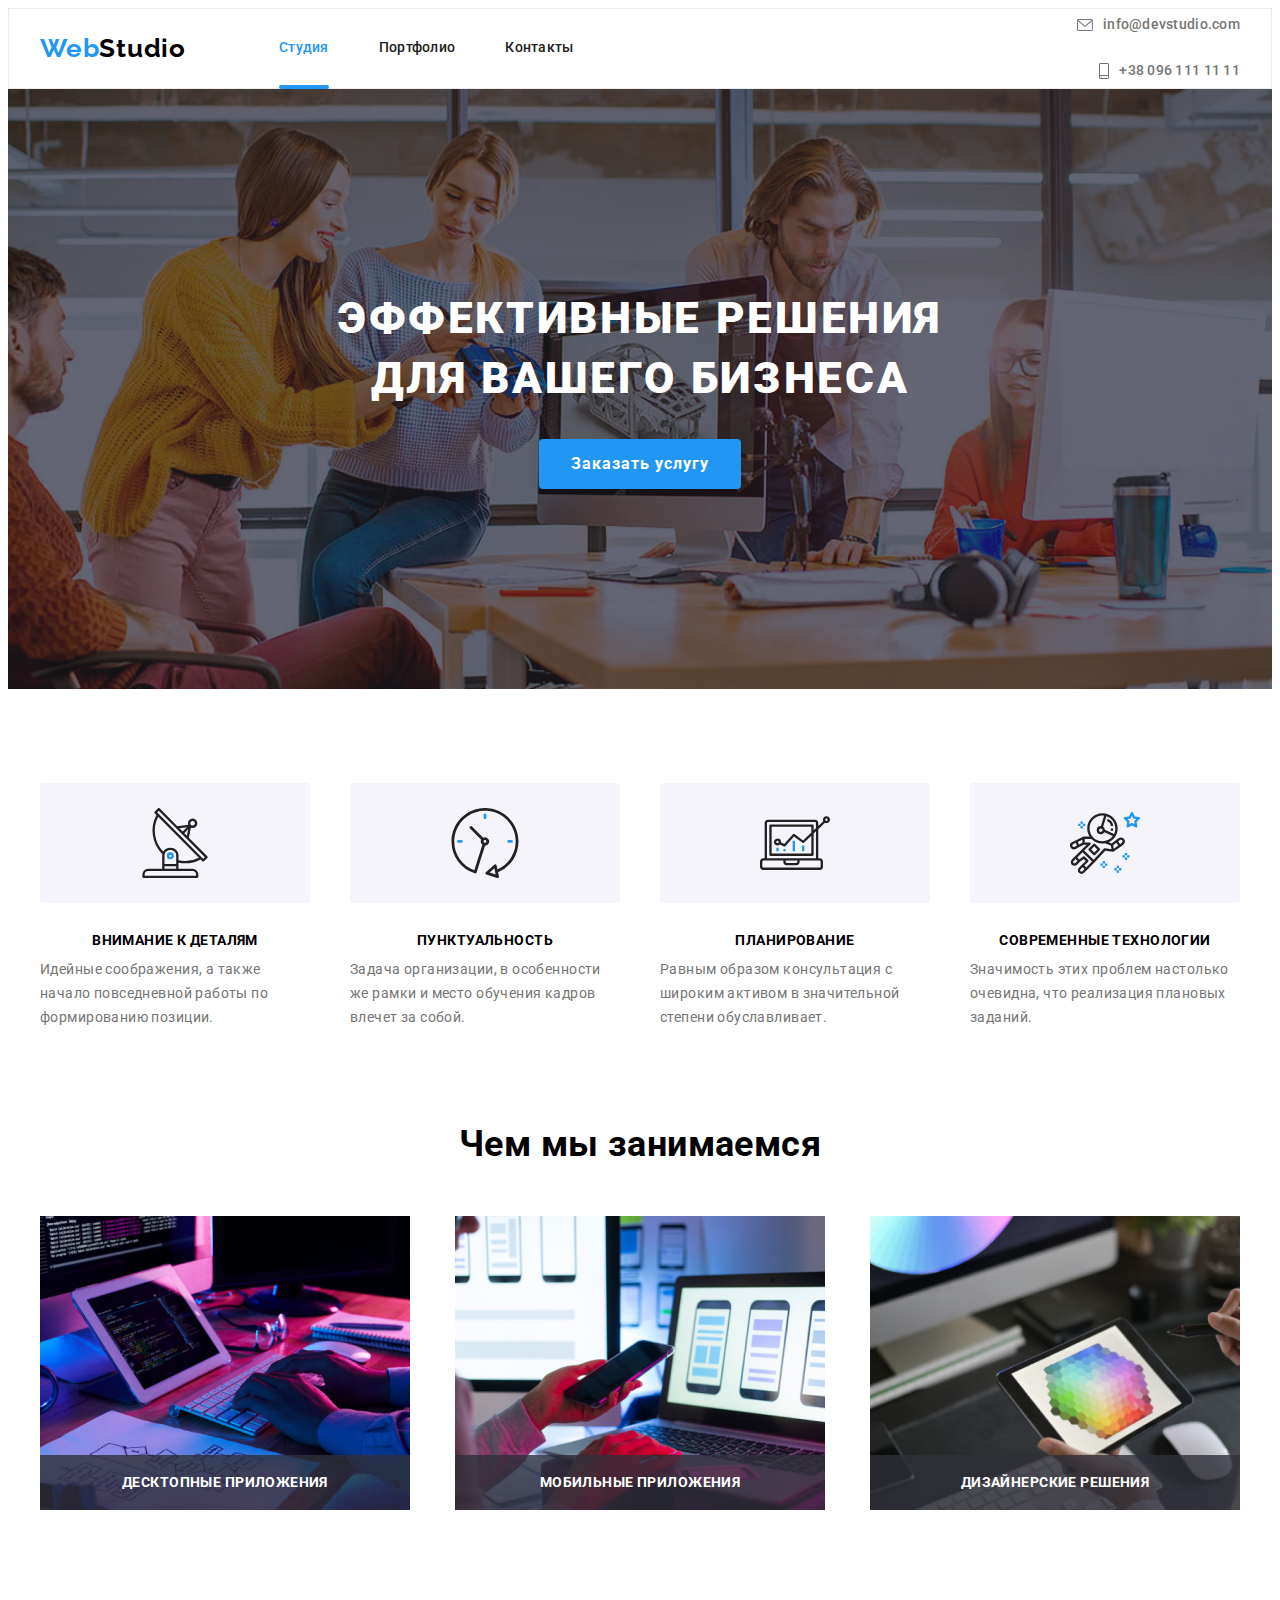
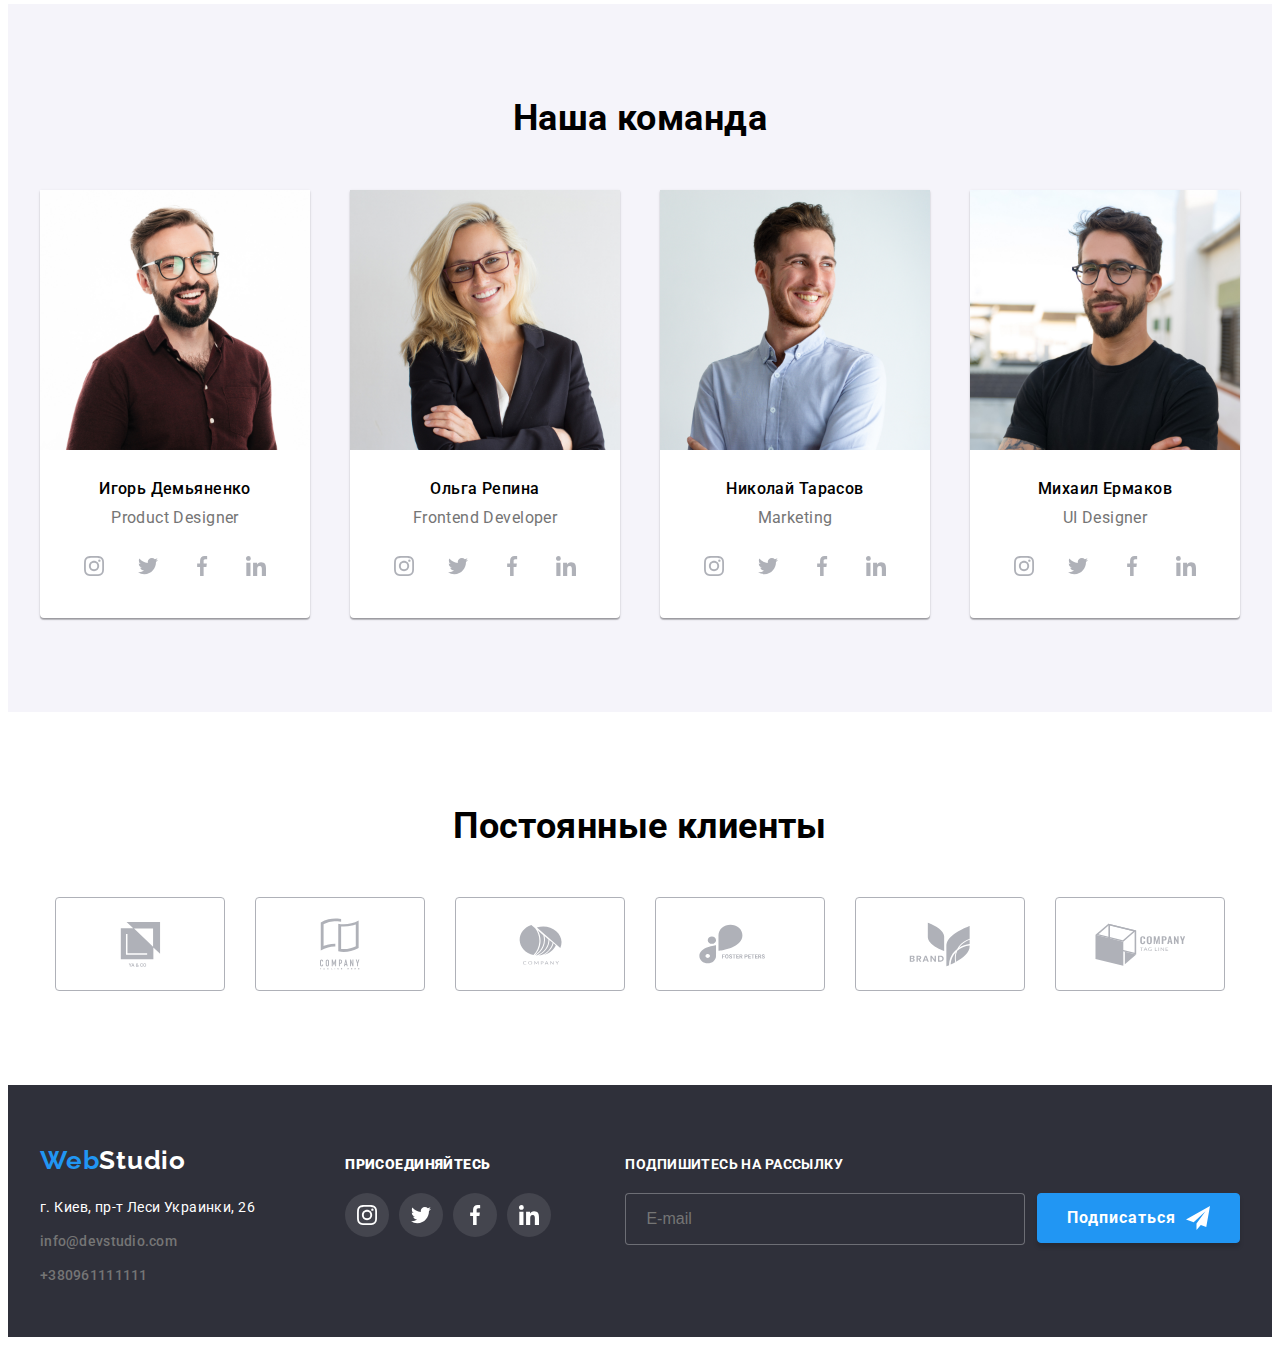
<file: index.html>
<!DOCTYPE html>
<html lang="ru">

<head>
	<meta charset="UTF-8" />
	<meta http-equiv="X-UA-Compatible" content="IE=edge" />
	<meta name="viewport" content="width=device-width, initial-scale=1.0" />
	<title>Студия</title>
	<link rel="preconnect" href="https://fonts.googleapis.com" />
	<link rel="preconnect" href="https://fonts.gstatic.com" crossorigin />
	<link
		href="https://fonts.googleapis.com/css2?family=Raleway:wght@700&family=Roboto:wght@400;500;700;900&display=swap"
		rel="stylesheet" />
	<!-- normalize styles -->
	<link rel="stylesheet" href="https://cdnjs.cloudflare.com/ajax/libs/modern-normalize/1.1.0/modern-normalize.min.css"
		integrity="sha512-wpPYUAdjBVSE4KJnH1VR1HeZfpl1ub8YT/NKx4PuQ5NmX2tKuGu6U/JRp5y+Y8XG2tV+wKQpNHVUX03MfMFn9Q=="
		crossorigin="anonymous" referrerpolicy="no-referrer" />
	<!-- normaliz styles end -->
	<link rel="stylesheet" href="./css/main.min.css" />
</head>

<body data body>
	<!-- шапка -->
	<header class="header">
		<div class="container header__container">

			<nav class="header-nav">
				<a class="logo link" href="./index.html">
					<span class="accent">Web</span>Studio</a>
				<ul class="header-list list">
					<li class="header-item"><a class="header-link link menu-link current" href="./index.html">Студия</a>
					</li>
					<li class="header-item"><a class="header-link link" href="./portfolio.html">Портфолио</a></li>
					<li class="item-contact header-item"><a class="header-link link" href="">Контакты</a></li>
				</ul>
			</nav>


			<div class="container-contact">
				<a class="header-contact link" href="mailto:info@devstudio.com"><svg class="contacts-header-icon"
						width="16" height="12">
						<use href="./images/icons-svg.svg#icon-envelope"></use>
					</svg>
					info@devstudio.com</a>

				<a class="header-contact link header-link-icon" href="tel:+380961111111"><svg
						class="contacts-header-icon" width="10" height="16">
						<use href="./images/icons-svg.svg#icon-smartphone"></use>
					</svg>
					+38 096 111 11 11</a>
			</div>
		</div>

		<!-- mobile menu -->
		<div class="mobile-menu-container container">
			<a class="logo link" href="./index.html">
				<span class="accent">Web</span>Studio</a>
			<button class="mobile-menu__btn" type="button" data-menu-button>
				<svg class="mobile-menu__ikon" width="24" height="16">
					<use class="mobile-menu__burger" href="./images/icons-svg.svg#icon-phone-menu"></use>

					<use class="mobile-menu__close" href="./images/icons-svg.svg#icon-phone-close"></use>
				</svg>
			</button>
			<!--мобільне меню -->
			<div class="mobile-menu" data-menu>
				<ul class="mobile-menu__nav list">
					<li class="mobile-menu__nav__item"><a class="current-link mobile-menu__nav__link link "
							href="./index.html">Студия</a>
					</li>
					<li class="mobile-menu__nav__item"><a class="mobile-menu__nav__link link"
							href="./portfolio.html">Портфолио</a>
					</li>
					<li class="mobile-menu__nav__item"><a class="mobile-menu__nav__link link" href="">Контакты</a></li>
				</ul>
				<ul class="list mobile-menu__contacts">
					<li class="mobile-menu__contacts__item">
						<a class="mobile-menu__contact__link link"
							href="mailto:info@devstudio.com">info@devstudio.com</a>
					</li>
					<li class="mobile-menu__contacts__item">
						<a class="mobile-menu__contact__link link accent-link" href="tel:+380961111111">+38 096 111 11
							11</a>
					</li>
				</ul>
				<ul class="list mobile-menu__social">
					<li class="mobile-menu__social__item">
						<a class="mobile-menu__social__link link" href="">Instagram</a>
					</li>
					<li class="mobile-menu__social__item">
						<a class="mobile-menu__social__link link" href="">Twitter</a>
					</li>
					<li class="mobile-menu__social__item">
						<a class="mobile-menu__social__link link" href="">Facebook</a>
					</li>
					<li class="mobile-menu__social__item">
						<a class="mobile-menu__social__link link" href="">Facebook</a>
					</li>
				</ul>
			</div>
		</div>
	</header>

	<!-- главный контент -->
	<main>
		<!-- герой -->
		<section class="section hero overlay">
			<div class="container">
				<h1 class="hero__title">Эффективные решения для вашего бизнеса</h1>
				<button data-modal-open class="hero__butten btn" type="button">Заказать услугу</button>
			</div>
		</section>

		<!-- modal -->
		<div class="backdrop is-hidden" data-modal>
			<div class="modal">
				<button data-modal-close class="modal-close-btn" type="button">
					<svg width="18" height="18">
						<use href="./images/icons-svg.svg#icon-close"></use>
					</svg>
				</button>
				<form class="modal-form" autocomplete="on">
					<p class="modal-title">Оставьте свои данные, мы вам перезвоним</p>

					<div class="form-field">
						<label class="modal-form-label" for="name">Имя</label>
						<input type="text" id="name" class="modal-form-input" name="name" required autofocus>
						<svg class="modal-icon" width="12" height="12">
							<use href="./images/icons-svg.svg#icon-person-black"></use>
						</svg>
					</div>


					<div class="form-field">
						<label class="modal-form-label" for="tel">Телефон</label>
						<input type="tel" id="tel" class="modal-form-input" name="phone" required />
						<svg class="modal-icon" width="13" height="13">
							<use href="./images/icons-svg.svg#icon-phone-black"></use>
						</svg>

					</div>



					<div class="form-field">
						<label class="modal-form-label" for="mail">Почта</label>
						<input type="email" id="mail" class="modal-form-input" name="email" required />
						<svg class="modal-icon" width="15" height="12">
							<use href="./images/icons-svg.svg#icon-mail-black"></use>
						</svg>
					</div>

					<div class="form-field">
						<label class="modal-form-label" for="comment">Комментарий</label>
						<textarea class="textarea" name="coment" rows="5" id="comment"
							placeholder="Введите текст"></textarea>
					</div>


					<label class="form-checkbox">
						<input type="checkbox" name="policy" class="input-checkbox visually-hidden" required />
						<span class="checkbox-custum">
							<svg class="icon-checkbox" width="11" height="8">
								<use href="./images/icons-svg.svg#icon-checkbox"></use>
							</svg>
						</span>

						<span class="checkbox-agreament">Соглашаюсь с рассылкой и принимаю</span><a href=""
							class="policy-link">Условия договора</a>
					</label>

					<button type="submit" class="btn submit">Отправить</button>
				</form>

			</div>
		</div>

		<!-- Особенности -->
		<section class="section work-section">
			<div class="container">
				<h2 class="visually-hidden">Особенности</h2>
				<ul class="list work__list">
					<li class="work__item  item-icon icon-antenna">
						<h3 class="work__title">Внимание к деталям</h3>
						<p class="work__text">Идейные соображения, а также начало повседневной работы по формированию
							позиции.</p>
					</li>
					<li class="work__item item-icon icon-clock">
						<h3 class="work__title">Пунктуальность</h3>
						<p class="work__text">
							Задача организации, в особенности же рамки и место обучения кадров влечет за собой.
						</p>
					</li>
					<li class="work__item item-icon icon-diagram">
						<h3 class="work__title">Планирование</h3>
						<p class="work__text">
							Равным образом консультация с широким активом в значительной степени обуславливает.
						</p>
					</li>
					<li class="work__item item-icon icon-astronaut">
						<h3 class="work__title">Современные технологии</h3>
						<p class="work__text">Значимость этих проблем настолько очевидна, что реализация плановых
							заданий.
						</p>
					</li>
				</ul>
			</div>
		</section>

		<!-- род занятия -->
		<section class="section about-section">
			<div class="container">
				<h2 class="title-section">Чем мы занимаемся</h2>
				<ul class="list about__list">
					<li class="about__item">
						<div class="img-wrapper">
							<picture>
								<source media="(min-width: 1200px)"
									srcset="images/occupation/box-1.jpg 1x, images/occupation/img-1_lg@2.jpg 2x"
									type="image/jpg" />

								<img class="about__img" src="./images/occupation/box-1.jpg" alt="род занятия-1"
									width="370" height="294" />
							</picture>

							<p class="about__descr">Десктопные приложения</p>
						</div>
					</li>
					<li class="about__item">
						<div class="img-wrapper">
							<picture>
								<source media="(min-width: 1200px)"
									srcset="images/occupation/box-2.jpg 1x, images/occupation/img-2_lg@2.jpg 2x"
									type="image/jpg" />

								<img class="about__img" src="./images/occupation/box-2.jpg" alt="род занятия-2"
									width="370" height="294" />
							</picture>


							<p class="about__descr">Мобильные приложения</p>
						</div>
					</li>
					<li class="about__item">
						<div class="img-wrapper">
							<picture>
								<source media="(min-width: 1200px)"
									srcset="images/occupation/box-3.jpg 1x, images/occupation/img_3_lg@2.jpg 2x"
									type="image/jpg" />

								<img class="about__img" src="./images/occupation/box-3.jpg" alt="род занятия-3"
									width="370" height="294" />
							</picture>


							<p class="about__descr">Дизайнерские решения</p>
						</div>


					</li>
				</ul>
			</div>
		</section>

		<!--команда-->
		<section class="section team-section">
			<div class="container">
				<h2 class="title-section">Наша команда</h2>
				<ul class="list team__list">
					<li class="team__item">

						<picture>
							<source media="(min-width: 1200px)"
								srcset="images/team/photo1.jpg 1x, images\team\img-1_lg@2.jpg" type="image/jpg" />

							<source media="(min-width: 768px)"
								srcset="images/team/img-1_md.jpg 1x, images/team/img-1@2x_md.jpg 2x" type="image/jpg" />

							<source media="(max-width: 767px)"
								srcset="images/team/img-1_sm.jpg 1x, images/team/img-1@2x_sm.jpg 2x" type="image/jpg" />

							<img class="team__img" src="./images/team/img-1_sm.jpg" alt="Игорь Демьяненко" width="450"
								height="460" />
						</picture>


						<div class="team__box">
							<h3 class="team__title">Игорь Демьяненко</h3>
							<p class="team__text">Product Designer</p>
							<ul class="list social-media">
								<li class="social-media-item"> <a href="" class=" link social-media-link"><svg
											class="social-media-icon" width="20" height="20">
											<use href="./images/icons-svg.svg#icon-instagram"></use>
										</svg></a></li>
								<li class="social-media-item"> <a href="" class="link social-media-link"><svg width="20"
											height="20">
											<use href="./images/icons-svg.svg#icon-twitter"></use>
										</svg></a></li>
								<li class="social-media-item"> <a href="" class="link social-media-link"><svg width="20"
											height="20">
											<use href="./images/icons-svg.svg#icon-facebook"></use>
										</svg></a></li>
								<li class="social-media-item"> <a href="" class="link social-media-link"><svg width="20"
											height="20">
											<use href="./images/icons-svg.svg#icon-linkedin"></use>
										</svg></a></li>
							</ul>
						</div>
					</li>
					<li class="team__item">

						<picture>
							<source media="(min-width: 1200px)"
								srcset="images/team/photo2.jpg 1x, images\team\img-2_lg@2.jpg 2x" type="image/jpg" />

							<source media="(min-width: 768px)"
								srcset="images/team/img-2_md.jpg 1x, images/team/img-2@2x_md.jpg 2x" type="image/jpg" />

							<source media="(max-width: 767px)"
								srcset="images/team/img-2_sm.jpg 1x, images/team/img-2@2x_sm.jpg 2x" type="image/jpg" />

							<img class="team__img" src="./images/team/img-2_sm.jpg" alt="Ольга Репина" width="450"
								height="460" />
						</picture>


						<div class="team__box">
							<h3 class="team__title">Ольга Репина</h3>
							<p class="team__text">Frontend Developer</p>
							<ul class="list social-media">
								<li class="social-media-item"> <a href="" class=" link social-media-link"><svg
											class="social-media-icon" width="20" height="20">
											<use href="./images/icons-svg.svg#icon-instagram"></use>
										</svg></a></li>
								<li class="social-media-item"> <a href="" class="link social-media-link"><svg width="20"
											height="20">
											<use href="./images/icons-svg.svg#icon-twitter"></use>
										</svg></a></li>
								<li class="social-media-item"> <a href="" class="link social-media-link"><svg width="20"
											height="20">
											<use href="./images/icons-svg.svg#icon-facebook"></use>
										</svg></a></li>
								<li class="social-media-item"> <a href="" class="link social-media-link"><svg width="20"
											height="20">
											<use href="./images/icons-svg.svg#icon-linkedin"></use>
										</svg></a></li>
							</ul>
						</div>
					</li>
					<li class="team__item">

						<picture>
							<source media="(min-width: 1200px)"
								srcset="images/team/photo3.jpg 1x, images/team/img-3_lg@2.jpg 2x" type="image/jpg" />

							<source media="(min-width: 768px)"
								srcset="images/team/img-3_md.jpg 1x, images/team/img-3@2x_md.jpg 2x" type="image/jpg" />

							<source media="(max-width: 767px)"
								srcset="images/team/img-3_sm.jpg 1x, images/team/img-3@2x_sm.jpg 2x" type="image/jpg" />

							<img class="team__img" src="./images/team/img-3_sm.jpg" alt="Николай Тарасов" width="450"
								height="460" />
						</picture>

						<div class="team__box">
							<h3 class="team__title">Николай Тарасов</h3>
							<p class="team__text">Marketing</p>
							<ul class="list social-media">
								<li class="social-media-item"> <a href="" class=" link social-media-link"><svg
											class="social-media-icon" width="20" height="20">
											<use href="./images/icons-svg.svg#icon-instagram"></use>
										</svg></a></li>
								<li class="social-media-item"> <a href="" class="link social-media-link"><svg width="20"
											height="20">
											<use href="./images/icons-svg.svg#icon-twitter"></use>
										</svg></a></li>
								<li class="social-media-item"> <a href="" class="link social-media-link"><svg width="20"
											height="20">
											<use href="./images/icons-svg.svg#icon-facebook"></use>
										</svg></a></li>
								<li class="social-media-item"> <a href="" class="link social-media-link"><svg width="20"
											height="20">
											<use href="./images/icons-svg.svg#icon-linkedin"></use>
										</svg></a></li>
							</ul>
						</div>
					</li>
					<li class="team__item">

						<picture>
							<source media="(min-width: 1200px)"
								srcset="images/team/photo4.jpg 1x, images/team/img_4_lg@2.jpg 2x" type="image/jpg" />

							<source media="(min-width: 768px)"
								srcset="images/team/img-4_md.jpg 1x, images/team/img-4@2x_md.jpg 2x" type="image/jpg" />

							<source media="(max-width: 767px)"
								srcset="images/team/img-4_sm.jpg 1x, images/team/img-4@2x_sm.jpg 2x" type="image/jpg" />

							<img class="team__img" src="./images/team/img-4_sm.jpg" alt="Михаил Ермаков" width="450"
								height="460" />
						</picture>


						<div class="team__box">
							<h3 class="team__title">Михаил Ермаков</h3>
							<p class="team__text">UI Designer</p>
							<ul class="list social-media">
								<li class="social-media-item"> <a href="" class=" link social-media-link"><svg
											class="social-media-icon" width="20" height="20">
											<use href="./images/icons-svg.svg#icon-instagram"></use>
										</svg></a></li>
								<li class="social-media-item"> <a href="" class="link social-media-link"><svg width="20"
											height="20">
											<use href="./images/icons-svg.svg#icon-twitter"></use>
										</svg></a></li>
								<li class="social-media-item"> <a href="" class="link social-media-link"><svg width="20"
											height="20">
											<use href="./images/icons-svg.svg#icon-facebook"></use>
										</svg></a></li>
								<li class="social-media-item"> <a href="" class="link social-media-link"><svg width="20"
											height="20">
											<use href="./images/icons-svg.svg#icon-linkedin"></use>
										</svg></a></li>
							</ul>
						</div>
					</li>
				</ul>
			</div>
		</section>
		<!-- нашы клиенты -->
		<section class="section">
			<div class="container">
				<h2 class="title-section">Постоянные клиенты</h2>
				<ul class="list our-clients">
					<li class="clients-item"> <a href="" class=" link clients-link"><svg width="41" height="45">
								<use href="./images/icons-svg.svg#icon-group-1"></use>
							</svg></a></li>
					<li class="clients-item"> <a href="" class="link clients-link"><svg width="40" height="52">
								<use href="./images/icons-svg.svg#icon-group-2"></use>
							</svg></a></li>
					<li class="clients-item"> <a href="" class="link clients-link"><svg width="43" height="41">
								<use href="./images/icons-svg.svg#icon-group-3"></use>
							</svg></a></li>
					<li class="clients-item"> <a href="" class="link clients-link"><svg width="84" height="40">
								<use href="./images/icons-svg.svg#icon-group-4"></use>
							</svg></a></li>
					<li class="clients-item"> <a href="" class="link clients-link"><svg width="62" height="45">
								<use href="./images/icons-svg.svg#icon-group-5"></use>
							</svg></a></li>
					<li class="clients-item"> <a href="" class="link clients-link"><svg width="93" height="43">
								<use href="./images/icons-svg.svg#icon-group-6"></use>
							</svg></a></li>
				</ul>
			</div>
		</section>

	</main>

	<!-- подвал -->
	<footer class="footer-section">

		<div class="container footer-container">

			<div class="container-address-footer">
				<a class="link logo-footer" href="./index.html">
					<span class="accent">Web</span>Studio</a>
				<!-- адрес -->
				<address class="address">
					<ul class="list">
						<li class="footer-item">
							<a class="address-link link" href="https://goo.gl/maps/Wzsu8VRCmmaW63Lz9" target="_blank"
								rel="noopener noreferrer">
								г. Киев, пр-т Леси Украинки, 26
							</a>
						</li>
						<li class="footer-item">
							<a class="footer-contact link" href="mailto:info@devstudio.com">info@devstudio.com</a>
						</li>
						<li class="footer-item item-pad"><a class="footer-contact link"
								href="tel:+380961111111">+380961111111</a>
						</li>
					</ul>
				</address>
			</div>

			<div class="container-social-ikon">
				<h2 class="title-footer title-social-ikon"><strong>присоединяйтесь</strong></h3>
					<ul class="list list-ikon-footer">
						<li class=" social-media-item"> <a href="" class="link link-ikon-footer"><svg width="20"
									height="20">
									<use href="./images/icons-svg.svg#icon-instagram"></use>
								</svg></a></li>
						<li class=" social-media-item"> <a href="" class="link link-ikon-footer"><svg width="20"
									height="20">
									<use href="./images/icons-svg.svg#icon-twitter"></use>
								</svg></a></li>
						<li class=" social-media-item"> <a href="" class="link link-ikon-footer"><svg width="20"
									height="20">
									<use href="./images/icons-svg.svg#icon-facebook"></use>
								</svg></a></li>
						<li class=" social-media-item"> <a href="" class="link link-ikon-footer"><svg width="20"
									height="20">
									<use href="./images/icons-svg.svg#icon-linkedin"></use>
								</svg></a></li>
					</ul>

			</div>


			<!-- footer form -->
			<div class="container-footer-form">
				<strong class="title-footer title-footer-form">Подпишитесь на рассылку</strong>
				<form>

					<div class="form">
						<input class="input-footer-form" id="email" type="email" placeholder="E-mail">
						<button class="footer-button" type="submit">Подписаться</button>
					</div>

				</form>
			</div>
		</div>

	</footer>

	<script src="./js/modal.js"></script>
	<script src="./js/menu.js"></script>

</body>

</html>
</file>
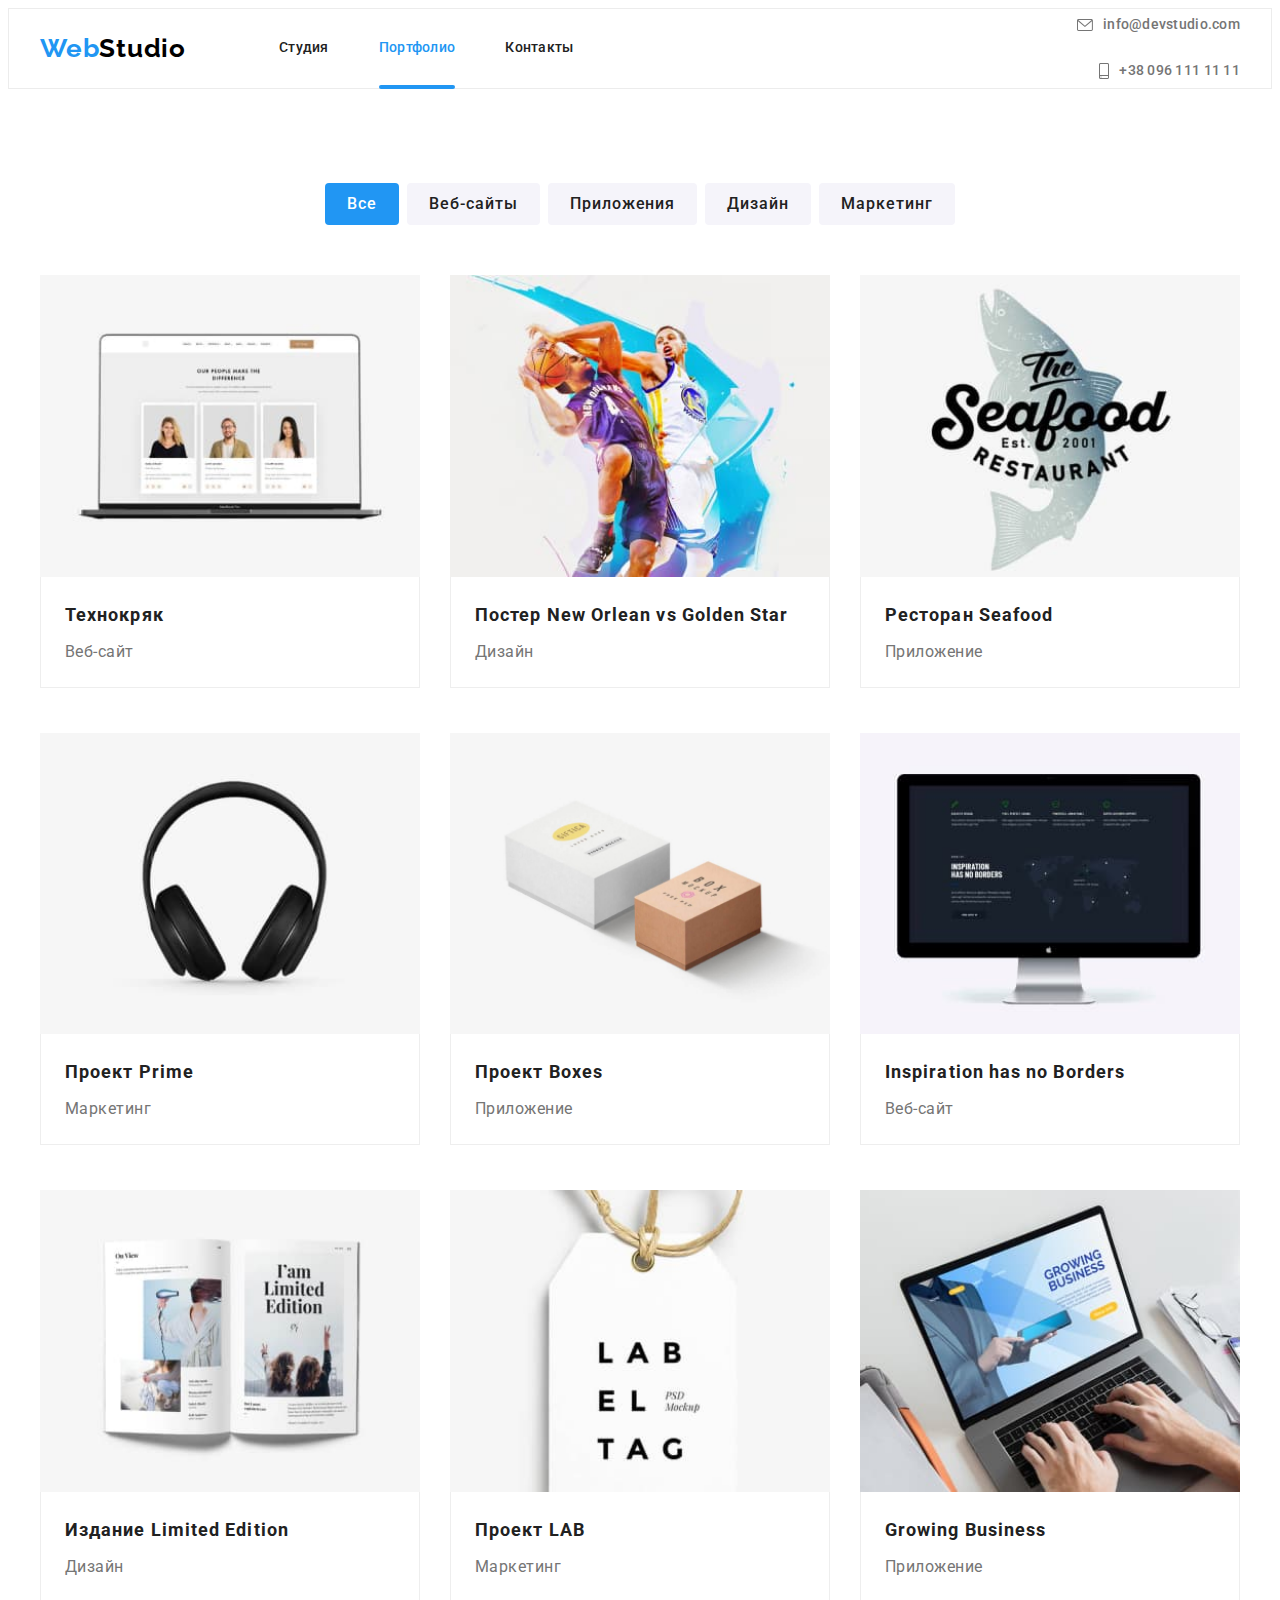
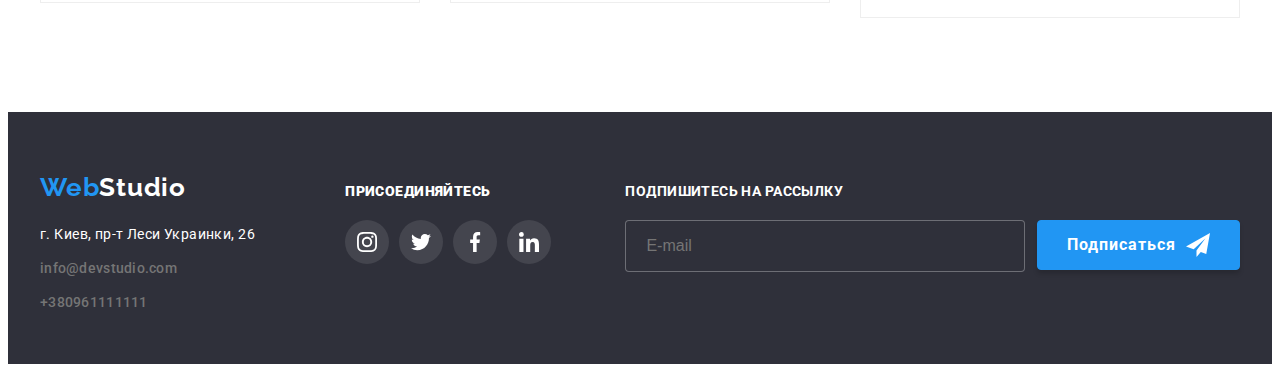
<file: portfolio.html>
<!DOCTYPE html>
<html lang="ru">

<head>
	<meta charset="UTF-8" />
	<meta http-equiv="X-UA-Compatible" content="IE=edge" />
	<meta name="viewport" content="width=device-width, initial-scale=1.0" />
	<title>Portpholio</title>
	<link rel="preconnect" href="https://fonts.googleapis.com" />
	<link rel="preconnect" href="https://fonts.gstatic.com" crossorigin />
	<link
		href="https://fonts.googleapis.com/css2?family=Raleway:wght@700&family=Roboto:wght@400;500;700;900&display=swap"
		rel="stylesheet" />

	<!-- normaliz styles start -->
	<link rel="stylesheet" href="https://cdnjs.cloudflare.com/ajax/libs/modern-normalize/1.1.0/modern-normalize.min.css"
		integrity="sha512-wpPYUAdjBVSE4KJnH1VR1HeZfpl1ub8YT/NKx4PuQ5NmX2tKuGu6U/JRp5y+Y8XG2tV+wKQpNHVUX03MfMFn9Q=="
		crossorigin="anonymous" referrerpolicy="no-referrer" />
	<!--normaliz styles end  -->
	<link rel="stylesheet" href="./css/main.min.css" />
</head>

<body>
	<!-- header -->
	<header class="header">
		<div class="container header__container">

			<nav class="header-nav">
				<a class="logo link" href="./index.html">
					<span class="accent">Web</span>Studio</a>
				<ul class="header-list list">
					<li class="header-item"><a class="header-link link" href="./index.html">Студия</a>
					</li>
					<li class="header-item"><a class="header-link link current menu-link"
							href="./portfolio.html">Портфолио</a>
					</li>
					<li class="item-contact header-item"><a class="header-link link" href="">Контакты</a></li>
				</ul>
			</nav>


			<div class="container-contact">
				<a class="header-contact link" href="mailto:info@devstudio.com"><svg class="contacts-header-icon"
						width="16" height="12">
						<use href="./images/icons-svg.svg#icon-envelope"></use>
					</svg>
					info@devstudio.com</a>

				<a class="header-contact link header-link-icon" href="tel:+380961111111"><svg
						class="contacts-header-icon" width="10" height="16">
						<use href="./images/icons-svg.svg#icon-smartphone"></use>
					</svg>
					+38 096 111 11 11</a>
			</div>
		</div>

		<!-- mobile menu -->
		<div class="mobile-menu-container container">
			<a class="logo link" href="./index.html">
				<span class="accent">Web</span>Studio</a>
			<button class="mobile-menu__btn" type="button" data-menu-button>
				<svg class="mobile-menu__ikon" width="24" height="16">
					<use class="mobile-menu__burger" href="./images/icons-svg.svg#icon-phone-menu"></use>

					<use class="mobile-menu__close" href="./images/icons-svg.svg#icon-phone-close"></use>
				</svg>
			</button>
			<!--мобільне меню -->
			<div class="mobile-menu" data-menu>
				<ul class="mobile-menu__nav list">
					<li class="mobile-menu__nav__item"><a class=" mobile-menu__nav__link link "
							href="./index.html">Студия</a>
					</li>
					<li class="mobile-menu__nav__item"><a class="current-link mobile-menu__nav__link link"
							href="./portfolio.html">Портфолио</a>
					</li>
					<li class="mobile-menu__nav__item"><a class="mobile-menu__nav__link link" href="">Контакты</a></li>
				</ul>
				<ul class="list mobile-menu__contacts">
					<li class="mobile-menu__contacts__item">
						<a class="mobile-menu__contact__link link"
							href="mailto:info@devstudio.com">info@devstudio.com</a>
					</li>
					<li class="mobile-menu__contacts__item">
						<a class="mobile-menu__contact__link link accent-link" href="tel:+380961111111">+38 096 111 11
							11</a>
					</li>
				</ul>
				<ul class="list mobile-menu__social">
					<li class="mobile-menu__social__item">
						<a class="mobile-menu__social__link link" href="">Instagram</a>
					</li>
					<li class="mobile-menu__social__item">
						<a class="mobile-menu__social__link link" href="">Twitter</a>
					</li>
					<li class="mobile-menu__social__item">
						<a class="mobile-menu__social__link link" href="">Facebook</a>
					</li>
					<li class="mobile-menu__social__item">
						<a class="mobile-menu__social__link link" href="">Facebook</a>
					</li>
				</ul>
			</div>
		</div>
	</header>
	<!-- main -->
	<main>

		<!-- section portfolio -->

		<section class="section">
			<div class="container">
				<h1 class="visually-hidden">Portfolio</h1>
				<ul class="list list-button">
					<li class="item-button"><button class="btn-portfolio active" type="button">Все</button></li>
					<li class="item-button"><button class="btn-portfolio" type="button">Веб-сайты</button></li>
					<li class="item-button"><button class="btn-portfolio" type="button">Приложения</button></li>
					<li class="item-button"><button class="btn-portfolio" type="button">Дизайн</button></li>
					<li class="item-button"><button class="btn-portfolio" type="button">Маркетинг</button></li>
				</ul>
				<ul class="list card-set list-portfolio">
					<li class="portfolio__item">
						<a class="link card-set-link card-set-link--grow" href="">
							<div class="portfolio-thumb">
								<picture>
									<source media="(min-width: 1200px)"
										srcset="images/portfolio/img-1.jpg 1x, images/portfolio/img-1_lg@2.jpg 2x"
										type="image/jpg" />

									<source media="(min-width: 768px)"
										srcset="images/portfolio/img-1_md.jpg 1x, images/portfolio/img-1_md@2x.jpg 2x"
										type="image/jpg" />

									<source media="(max-width: 767px)"
										srcset="images/portfolio/img-1_sm.jpg 1x, images/portfolio/img-1_sm@2x.jpg 2x"
										type="image/jpg" />

									<img src="./images/portfolio/img-1_sm.jpg" alt="Технокряк" width="450"
										height="404" />
								</picture>



								<div class="portfolio-overlay">
									<p class="portfolio-descr">Ресурс предлагает комплексные предложения с разным
										уровнем
										функционала и сервисов. Все это позволит посетителю получить
										исчерпывающие сведения о компании или частном лице.</p>
								</div>
							</div>


							<div class="wrapper portfolio-wrapper--grow">
								<h2 class="title-portfolio">Технокряк</h2>
								<p class="text-portfolio">Веб-сайт</p>
							</div>
						</a>

					</li>


					<li class="portfolio__item">
						<a class="link card-set-link card-set-link--grow" href="">
							<div class="portfolio-thumb">
								<picture>
									<source media="(min-width: 1200px)"
										srcset="images/portfolio/img-2.jpg 1x, images/portfolio/img-2_lg@2.jpg 2x"
										type="image/jpg" />

									<source media="(min-width: 768px)"
										srcset="images/portfolio/img-2_md.jpg 1x, images/portfolio/img-2_md@2x.jpg 2x"
										type="image/jpg" />

									<source media="(max-width: 767px)"
										srcset="images/portfolio/img-2_sm.jpg 1x, images/portfolio/img-2_sm@2x.jpg 2x"
										type="image/jpg" />

									<img src="./images/portfolio/img-2_sm.jpg" alt="Постер New Orlean vs Golden Star"
										width="450" height="404" />
								</picture>



								<div class="portfolio-overlay">
									<p class="portfolio-descr">Ресурс предлагает комплексные предложения с разным
										уровнем
										функционала и сервисов. Все это позволит посетителю получить
										исчерпывающие сведения о компании или частном лице.</p>
								</div>
							</div>

							<div class="wrapper portfolio-wrapper--grow">
								<h2 class="title-portfolio">Постер New Orlean vs Golden Star</h2>
								<p class="text-portfolio">Дизайн</p>
							</div>
						</a>
					</li>


					<li class="portfolio__item">
						<a class="link card-set-link card-set-link--grow" href="">
							<div class="portfolio-thumb">
								<picture>
									<source media="(min-width: 1200px)"
										srcset="images/portfolio/img-3.jpg 1x, images/portfolio/img-3_lg@2.jpg 2x"
										type="image/jpg" />

									<source media="(min-width: 768px)"
										srcset="images/portfolio/img-3_md.jpg 1x, images/portfolio/img-3_md@2x.jpg 2x"
										type="image/jpg" />

									<source media="(max-width: 767px)"
										srcset="images/portfolio/img-3_sm.jpg 1x, images/portfolio/img-3_sm@2x.jpg 2x"
										type="image/jpg" />

									<img src="./images/portfolio/img-3_sm.jpg" alt="Ресторан Seafood" width="450"
										height="404" />
								</picture>

								<div class="portfolio-overlay">
									<p class="portfolio-descr">Ресурс предлагает комплексные предложения с разным
										уровнем
										функционала и сервисов. Все это позволит посетителю получить
										исчерпывающие сведения о компании или частном лице.</p>
								</div>
							</div>

							<div class="wrapper portfolio-wrapper--grow">
								<h2 class="title-portfolio">Ресторан Seafood</h2>
								<p class="text-portfolio">Приложение</p>
							</div>
						</a>
					</li>


					<li class="portfolio__item">
						<a class="link card-set-link card-set-link--grow" href="">
							<div class="portfolio-thumb">
								<picture>
									<source media="(min-width: 1200px)"
										srcset="images/portfolio/img-4.jpg 1x, images/portfolio/img-4_lg@2.jpg 2x"
										type="image/jpg" />

									<source media="(min-width: 768px)"
										srcset="images/portfolio/img-4_md.jpg 1x, images/portfolio/img-4_md@2x.jpg 2x"
										type="image/jpg" />

									<source media="(max-width: 767px)"
										srcset="images/portfolio/img-4_sm.jpg 1x, images/portfolio/img-4_sm@2x.jpg 2x"
										type="image/jpg" />

									<img src="./images/portfolio/img-4_sm.jpg" alt="Проект Prime" width="450"
										height="404" />
								</picture>


								<div class="portfolio-overlay">
									<p class="portfolio-descr">Ресурс предлагает комплексные предложения с разным
										уровнем
										функционала и сервисов. Все это позволит посетителю получить
										исчерпывающие сведения о компании или частном лице.</p>
								</div>
							</div>

							<div class="wrapper portfolio-wrapper--grow">
								<h2 class="title-portfolio">Проект Prime</h2>
								<p class="text-portfolio">Маркетинг</p>
							</div>
						</a>
					</li>


					<li class="portfolio__item">
						<a class="link card-set-link card-set-link--grow" href="">
							<div class="portfolio-thumb">
								<picture>
									<source media="(min-width: 1200px)"
										srcset="images/portfolio/img-5.jpg 1x, images/portfolio/img-5_lg@2.jpg 2x"
										type="image/jpg" />

									<source media="(min-width: 768px)"
										srcset="images/portfolio/img-5_md.jpg 1x, images/portfolio/img-5_md@2x.jpg 2x"
										type="image/jpg" />

									<source media="(max-width: 767px)"
										srcset="images/portfolio/img-5_sm.jpg 1x, images/portfolio/img-5_sm@2x.jpg 2x"
										type="image/jpg" />

									<img src="./images/portfolio/img-5_sm.jpg" alt="Проект Boxes" width="450"
										height="404" />
								</picture>


								<div class="portfolio-overlay">
									<p class="portfolio-descr">Ресурс предлагает комплексные предложения с разным
										уровнем
										функционала и сервисов. Все это позволит посетителю получить
										исчерпывающие сведения о компании или частном лице.</p>
								</div>
							</div>

							<div class="wrapper portfolio-wrapper--grow">
								<h2 class="title-portfolio">Проект Boxes</h2>
								<p class="text-portfolio">Приложение</p>
							</div>
						</a>
					</li>


					<li class="portfolio__item">
						<a class="link card-set-link card-set-link--grow" href="">
							<div class="portfolio-thumb">
								<picture>
									<source media="(min-width: 1200px)"
										srcset="images/portfolio/img-6.jpg 1x, images/portfolio/img-6_lg@2.jpg 2x"
										type="image/jpg" />

									<source media="(min-width: 768px)"
										srcset="images/portfolio/img-6_md.jpg 1x, images/portfolio/img-6_md@2x.jpg 2x"
										type="image/jpg" />

									<source media="(max-width: 767px)"
										srcset="images/portfolio/img-6_sm.jpg 1x, images/portfolio/img-6_sm@2x.jpg 2x"
										type="image/jpg" />

									<img src="./images/portfolio/img-6_sm.jpg" alt="Inspiration has no Borders"
										width="450" height="404" />
								</picture>


								<div class="portfolio-overlay">
									<p class="portfolio-descr">Ресурс предлагает комплексные предложения с разным
										уровнем
										функционала и сервисов. Все это позволит посетителю получить
										исчерпывающие сведения о компании или частном лице.</p>
								</div>
							</div>

							<div class="wrapper portfolio-wrapper--grow">
								<h2 class="title-portfolio">Inspiration has no Borders</h2>
								<p class="text-portfolio">Веб-сайт</p>
							</div>
						</a>
					</li>


					<li class="portfolio__item">
						<a class="link card-set-link card-set-link--grow" href="">
							<div class="portfolio-thumb">
								<picture>
									<source media="(min-width: 1200px)"
										srcset="images/portfolio/img-7.jpg 1x, images/portfolio/img-7_lg@2.jpg 2x"
										type="image/jpg" />

									<source media="(min-width: 768px)"
										srcset="images/portfolio/img-7_md.jpg 1x, images/portfolio/img-7_md@2x.jpg 2x"
										type="image/jpg" />

									<source media="(max-width: 767px)"
										srcset="images/portfolio/img-7_sm.jpg 1x, images/portfolio/img-7_sm@2x.jpg 2x"
										type="image/jpg" />

									<img src="./images/portfolio/img-7_sm.jpg" alt="Издание Limited Edition" width="450"
										height="404" />
								</picture>

								<div class="portfolio-overlay">
									<p class="portfolio-descr">Ресурс предлагает комплексные предложения с разным
										уровнем
										функционала и сервисов. Все это позволит посетителю получить
										исчерпывающие сведения о компании или частном лице.</p>
								</div>
							</div>

							<div class="wrapper portfolio-wrapper--grow">
								<h2 class="title-portfolio">Издание Limited Edition</h2>
								<p class="text-portfolio">Дизайн</p>
							</div>
						</a>
					</li>


					<li class="portfolio__item">
						<a class="link card-set-link card-set-link--grow" href="">
							<div class="portfolio-thumb">
								<picture>
									<source media="(min-width: 1200px)"
										srcset="images/portfolio/img-8.jpg 1x, images/portfolio/img-8_lg@2.jpg 2x"
										type="image/jpg" />

									<source media="(min-width: 768px)"
										srcset="images/portfolio/img-8_md.jpg 1x, images/portfolio/img-8_md@2x.jpg 2x"
										type="image/jpg" />

									<source media="(max-width: 767px)"
										srcset="images/portfolio/img-8_sm.jpg 1x, images/portfolio/img-8_sm@2x.jpg 2x"
										type="image/jpg" />

									<img src="./images/portfolio/img-8_sm.jpg" alt="Проект LAB" width="450"
										height="404" />
								</picture>


								<div class="portfolio-overlay">
									<p class="portfolio-descr">Ресурс предлагает комплексные предложения с разным
										уровнем
										функционала и сервисов. Все это позволит посетителю получить
										исчерпывающие сведения о компании или частном лице.</p>
								</div>
							</div>

							<div class="wrapper portfolio-wrapper--grow">

								<h2 class="title-portfolio">Проект LAB</h2>
								<p class="text-portfolio">Маркетинг</p>
							</div>
						</a>
					</li>


					<li class="portfolio__item">
						<a class="link card-set-link card-set-link--grow" href="">
							<div class="portfolio-thumb">
								<picture>
									<source media="(min-width: 1200px)"
										srcset="images/portfolio/img-9.jpg 1x, images/portfolio/img-9_lg@2.jpg 2x"
										type="image/jpg" />

									<source media="(min-width: 768px)"
										srcset="images/portfolio/img-9_md.jpg 1x, images/portfolio/img-9_md@2x.jpg 2x"
										type="image/jpg" />

									<source media="(max-width: 767px)"
										srcset="images/portfolio/img-9_sm.jpg 1x, images/portfolio/img-9_sm@2x.jpg 2x"
										type="image/jpg" />

									<img src="./images/portfolio/img-9_sm.jpg" alt="Growing Business" width="450"
										height="404" />
								</picture>


								<div class="portfolio-overlay">
									<p class="portfolio-descr">Ресурс предлагает комплексные предложения с разным
										уровнем
										функционала и сервисов. Все это позволит посетителю получить
										исчерпывающие сведения о компании или частном лице.</p>
								</div>
							</div>

							<div class="wrapper portfolio-wrapper--grow">
								<h2 class="title-portfolio">Growing Business</h2>
								<p class="text-portfolio">Приложение</p>
							</div>
						</a>
					</li>
				</ul>
			</div>
		</section>
	</main>
	<footer class="footer-section">

		<div class="container footer-container">

			<div class="container-address-footer">
				<a class="link logo-footer" href="./index.html">
					<span class="accent">Web</span>Studio</a>
				<!-- адрес -->
				<address class="address">
					<ul class="list">
						<li class="footer-item">
							<a class="address-link link" href="https://goo.gl/maps/Wzsu8VRCmmaW63Lz9" target="_blank"
								rel="noopener noreferrer">
								г. Киев, пр-т Леси Украинки, 26
							</a>
						</li>
						<li class="footer-item">
							<a class="footer-contact link" href="mailto:info@devstudio.com">info@devstudio.com</a>
						</li>
						<li class="footer-item item-pad"><a class="footer-contact link"
								href="tel:+380961111111">+380961111111</a>
						</li>
					</ul>
				</address>
			</div>

			<div class="container-social-ikon">
				<h2 class="title-footer title-social-ikon"><strong>присоединяйтесь</strong></h3>
					<ul class="list list-ikon-footer">
						<li class=" social-media-item"> <a href="" class="link link-ikon-footer"><svg width="20"
									height="20">
									<use href="./images/icons-svg.svg#icon-instagram"></use>
								</svg></a></li>
						<li class=" social-media-item"> <a href="" class="link link-ikon-footer"><svg width="20"
									height="20">
									<use href="./images/icons-svg.svg#icon-twitter"></use>
								</svg></a></li>
						<li class=" social-media-item"> <a href="" class="link link-ikon-footer"><svg width="20"
									height="20">
									<use href="./images/icons-svg.svg#icon-facebook"></use>
								</svg></a></li>
						<li class=" social-media-item"> <a href="" class="link link-ikon-footer"><svg width="20"
									height="20">
									<use href="./images/icons-svg.svg#icon-linkedin"></use>
								</svg></a></li>
					</ul>

			</div>


			<!-- footer form -->
			<div class="container-footer-form">
				<strong class="title-footer title-footer-form">Подпишитесь на рассылку</strong>
				<form>

					<div class="form">
						<input class="input-footer-form" id="email" type="email" placeholder="E-mail">
						<button class="footer-button" type="submit">Подписаться</button>
					</div>

				</form>
			</div>
		</div>

	</footer>

	<script src="./js/modal.js"></script>
	<script src="./js/menu.js"></script>
</body>

</html>
</file>
<file: css/main.min.css>
:root{--primary-text-color: #212121;--secondary-text-color: #757575;--primary-white-color: #FFFFFF;--accent-color: #2196F3;--main-font-famaly: Roboto, sans-serif;--second-font-famaly: Raleway, sans-serif}body{font-family:var(--main-font-famaly);font-size:14px;line-height:1.71;letter-spacing:.03em;background-color:var(--primary-white-color)}body.no-scroll{overflow:hidden}h1,h2,h3,p{margin:0}img{display:block;width:100%;height:auto}.link{text-decoration:none}.list{list-style:none;margin:0;padding:0}.visually-hidden{position:absolute;width:1px;height:1px;margin:-1px;border:0;padding:0;white-space:nowrap;-webkit-clip-path:inset(100%);clip-path:inset(100%);clip:rect(0 0 0 0);overflow:hidden}.container{padding-left:15px;padding-right:15px;margin-left:auto;margin-right:auto}@media screen and (min-width: 480px){.container{max-width:480px}}@media screen and (min-width: 768px){.container{max-width:768px}}@media screen and (min-width: 1200px){.container{max-width:1200px}}.section{padding-top:60px;padding-bottom:60px}@media screen and (min-width: 1200px){.section{padding-top:94px;padding-bottom:94px}}.title-section{font-size:28px;line-height:1.16;text-align:center;margin-bottom:30px}@media screen and (min-width: 1200px){.title-section{font-size:36px;margin-bottom:50px}}.btn{display:block;font-family:inherit;font-weight:700;font-size:16px;line-height:1.87;letter-spacing:.06em;cursor:pointer;background-color:rgba(0,0,0,0);border:none;color:var(--primary-white-color);background-color:var(--accent-color);-webkit-box-shadow:0px 4px 4px rgba(0,0,0,.15);box-shadow:0px 4px 4px rgba(0,0,0,.15);border-radius:4px;padding:10px 32px;margin-left:auto;margin-right:auto;-webkit-transition-property:background-color,color;transition-property:background-color,color;-webkit-transition-duration:250ms;transition-duration:250ms;-webkit-transition-timing-function:cubic-bezier(0.4, 0, 0.2, 1);transition-timing-function:cubic-bezier(0.4, 0, 0.2, 1)}.btn:hover,.btn:focus{background-color:var(--accent-color);color:var(--primary-white-color)}.btn-portfolio{font-family:inherit;font-weight:500;font-size:16px;line-height:1.87;padding:6px 22px;border-radius:4px;letter-spacing:.06em;cursor:pointer;background-color:rgba(0,0,0,0);border:none;color:var(--primary-text-color);background-color:#f5f4fa;-webkit-transition-property:background-color,color,-webkit-box-shadow;transition-property:background-color,color,-webkit-box-shadow;transition-property:background-color,color,box-shadow;transition-property:background-color,color,box-shadow,-webkit-box-shadow;-webkit-transition-duration:250ms;transition-duration:250ms;-webkit-transition-timing-function:cubic-bezier(0.4, 0, 0.2, 1);transition-timing-function:cubic-bezier(0.4, 0, 0.2, 1)}.btn-portfolio:hover,.btn-portfolio:focus{background-color:var(--accent-color);color:var(--primary-white-color);-webkit-box-shadow:0px 3px 1px rgba(0,0,0,.1),0px 1px 2px rgba(0,0,0,.08),0px 2px 2px rgba(0,0,0,.12);box-shadow:0px 3px 1px rgba(0,0,0,.1),0px 1px 2px rgba(0,0,0,.08),0px 2px 2px rgba(0,0,0,.12)}.footer-button{display:-webkit-inline-box;display:-ms-inline-flexbox;display:inline-flex;-webkit-box-align:center;-ms-flex-align:center;align-items:center;text-align:center;padding:10px 29px;border-radius:4px;border:1px solid var(--accent-color);min-width:200px;height:50px;color:var(--primary-white-color);background-color:var(--accent-color);-webkit-box-shadow:0px 4px 4px rgba(0,0,0,.15);box-shadow:0px 4px 4px rgba(0,0,0,.15);cursor:pointer;font-family:inherit;font-weight:700;font-size:16px;line-height:1.88;letter-spacing:.06em}.overlay{max-width:1600px;margin-left:auto;margin-right:auto;background-repeat:no-repeat;background-size:cover;background-position:center;background-image:-webkit-gradient(linear, left top, right top, from(rgba(47, 48, 58, 0.4)), to(rgba(47, 48, 58, 0.4))),url(../images/overlay/hero_sm.jpg);background-image:linear-gradient(to right, rgba(47, 48, 58, 0.4), rgba(47, 48, 58, 0.4)),url(../images/overlay/hero_sm.jpg)}@media(min-device-pixel-ratio: 2),(-webkit-min-device-pixel-ratio: 2),(min-resolution: 192dpi),(min-resolution: 2dppx){.overlay{background-image:-webkit-gradient(linear, left top, right top, from(rgba(47, 48, 58, 0.4)), to(rgba(47, 48, 58, 0.4))),url(../images/overlay/hero_sm@2.jpg);background-image:linear-gradient(to right, rgba(47, 48, 58, 0.4), rgba(47, 48, 58, 0.4)),url(../images/overlay/hero_sm@2.jpg)}}@media screen and (min-width: 768px){.overlay{background-image:-webkit-gradient(linear, left top, right top, from(rgba(47, 48, 58, 0.4)), to(rgba(47, 48, 58, 0.4))),url(../images/overlay/hero_md.jpg);background-image:linear-gradient(to right, rgba(47, 48, 58, 0.4), rgba(47, 48, 58, 0.4)),url(../images/overlay/hero_md.jpg)}}@media screen and (min-width: 768px)and (min-device-pixel-ratio: 2),screen and (min-width: 768px)and (-webkit-min-device-pixel-ratio: 2),screen and (min-width: 768px)and (min-resolution: 192dpi),screen and (min-width: 768px)and (min-resolution: 2dppx){.overlay{background-image:-webkit-gradient(linear, left top, right top, from(rgba(47, 48, 58, 0.4)), to(rgba(47, 48, 58, 0.4))),url(../images/overlay/hero_md@2.jpg);background-image:linear-gradient(to right, rgba(47, 48, 58, 0.4), rgba(47, 48, 58, 0.4)),url(../images/overlay/hero_md@2.jpg)}}@media screen and (min-width: 1200px){.overlay{background-image:-webkit-gradient(linear, left top, right top, from(rgba(47, 48, 58, 0.4)), to(rgba(47, 48, 58, 0.4))),url(../images/overlay/hero_lg.jpg);background-image:linear-gradient(to right, rgba(47, 48, 58, 0.4), rgba(47, 48, 58, 0.4)),url(../images/overlay/hero_lg.jpg)}}@media screen and (min-width: 1200px)and (min-device-pixel-ratio: 2),screen and (min-width: 1200px)and (-webkit-min-device-pixel-ratio: 2),screen and (min-width: 1200px)and (min-resolution: 192dpi),screen and (min-width: 1200px)and (min-resolution: 2dppx){.overlay{background-image:-webkit-gradient(linear, left top, right top, from(rgba(47, 48, 58, 0.4)), to(rgba(47, 48, 58, 0.4))),url(../images/overlay/hero_lg@2x.jpg);background-image:linear-gradient(to right, rgba(47, 48, 58, 0.4), rgba(47, 48, 58, 0.4)),url(../images/overlay/hero_lg@2x.jpg)}}.portfolio-thumb{position:relative;overflow:hidden;width:100%}.portfolio-overlay{position:absolute;top:0;left:0;-webkit-transform:translateY(100%);transform:translateY(100%);-webkit-transition-property:-webkit-transform;transition-property:-webkit-transform;transition-property:transform;transition-property:transform, -webkit-transform;-webkit-transition-duration:250ms;transition-duration:250ms;-webkit-transition-timing-function:cubic-bezier(0.4, 0, 0.2, 1);transition-timing-function:cubic-bezier(0.4, 0, 0.2, 1);display:-webkit-box;display:-ms-flexbox;display:flex;-webkit-box-align:center;-ms-flex-align:center;align-items:center;-webkit-box-pack:center;-ms-flex-pack:center;justify-content:center;padding:77px 24px;-webkit-backdrop-filter:blur(2px);backdrop-filter:blur(2px);background-color:rgba(33,150,243,.9)}.card-set-link:hover .portfolio-overlay{-webkit-transform:translateY(0%);transform:translateY(0%)}.portfolio-descr{font-size:18px;line-height:1.56;letter-spacing:.03em;color:#fff}.logo{font-family:var(--second-font-famaly);font-weight:700;font-size:24px;line-height:1.16;letter-spacing:.03em;color:#000;padding:16px 0}@media screen and (min-width: 768px){.logo{margin-right:88px;padding:26px 0}}@media screen and (min-width: 1200px){.logo{font-size:26px;line-height:1.19;margin-right:93px;padding:24px 0}}.social-media-link{display:-webkit-box;display:-ms-flexbox;display:flex;-webkit-box-align:center;-ms-flex-align:center;align-items:center;-webkit-box-pack:center;-ms-flex-pack:center;justify-content:center;width:44px;height:44px;fill:#afb1b8;border-radius:50%;background-color:#fff;-webkit-transition-property:background-color,fill;transition-property:background-color,fill;-webkit-transition-duration:250ms;transition-duration:250ms;-webkit-transition-timing-function:cubic-bezier(0.4, 0, 0.2, 1);transition-timing-function:cubic-bezier(0.4, 0, 0.2, 1)}.social-media-link:hover,.social-media-link:focus{fill:#fff;background-color:#2196f3}.social-media{display:-webkit-box;display:-ms-flexbox;display:flex;-webkit-box-pack:center;-ms-flex-pack:center;justify-content:center}.socil-media-icon{fill:currentColor}.backdrop{position:fixed;top:0;left:0;width:100%;height:100%;background-color:rgba(0,0,0,.2);visibility:visible;opacity:1;-webkit-transition-property:opacity,visibility;transition-property:opacity,visibility;-webkit-transition-duration:800ms;transition-duration:800ms;-webkit-transition-timing-function:cubic-bezier(0.075, 0.82, 0.165, 1);transition-timing-function:cubic-bezier(0.075, 0.82, 0.165, 1);z-index:2000;overflow-y:scroll}.backdrop.is-hidden{opacity:0;visibility:hidden;pointer-events:none}.modal{width:95%;min-height:581px;background-color:#fff;-webkit-box-shadow:0px 1px 3px rgba(0,0,0,.12),0px 1px 1px rgba(0,0,0,.14),0px 2px 1px rgba(0,0,0,.2);box-shadow:0px 1px 3px rgba(0,0,0,.12),0px 1px 1px rgba(0,0,0,.14),0px 2px 1px rgba(0,0,0,.2);border-radius:4px;position:absolute;z-index:3000;top:50%;left:50%;-webkit-transform:translate(-50%, -50%);transform:translate(-50%, -50%);padding:40px}@media screen and (min-width: 480px){.modal{width:450px}}@media screen and (min-width: 1200px){.modal{width:528px}}.modal-close-btn{position:absolute;top:8px;right:8px;width:30px;height:30px;padding:0px;display:-webkit-box;display:-ms-flexbox;display:flex;-webkit-box-align:center;-ms-flex-align:center;align-items:center;-webkit-box-pack:center;-ms-flex-pack:center;justify-content:center;fill:var(--primary-text-color);border-color:rgba(0,0,0,.1);border-radius:50%;background-color:var(--primary-white-color);cursor:pointer}.modal-close-btn:focus,.modal-close-btn:hover{fill:var(--accent-color)}.header{border:1px solid #ececec}.header__container{display:none}@media screen and (min-width: 768px){.header__container{display:-webkit-box;display:-ms-flexbox;display:flex;-webkit-box-align:center;-ms-flex-align:center;align-items:center}}@media screen and (min-width: 1200px){.header__container{display:-webkit-box;display:-ms-flexbox;display:flex;-webkit-box-align:center;-ms-flex-align:center;align-items:center}}.mobile-menu-container{display:-webkit-box;display:-ms-flexbox;display:flex;-webkit-box-align:center;-ms-flex-align:center;align-items:center;-webkit-box-pack:justify;-ms-flex-pack:justify;justify-content:space-between}@media screen and (min-width: 768px){.mobile-menu-container{display:none}}.mobile-menu__btn{background-color:var(--primary-white-color);border:none;width:40px;height:40px;display:-webkit-box;display:-ms-flexbox;display:flex;text-align:center;-webkit-box-pack:center;-ms-flex-pack:center;justify-content:center;-webkit-box-align:center;-ms-flex-align:center;align-items:center;cursor:pointer;z-index:10;padding:11px}@media screen and (min-width: 768px){.mobile-menu__btn{display:none}}.header-nav{display:-webkit-box;display:-ms-flexbox;display:flex;-webkit-box-align:center;-ms-flex-align:center;align-items:center;margin-right:auto}.container-address{padding-top:60px;padding-bottom:60px}.header-list{display:-webkit-box;display:-ms-flexbox;display:flex}@media screen and (min-width: 768px){.container-contact{width:160px;text-align:right;display:-webkit-box;display:-ms-flexbox;display:flex;-ms-flex-wrap:wrap;flex-wrap:wrap;gap:10px}}@media screen and (min-width: 1200px){.container-contact{display:-webkit-box;display:-ms-flexbox;display:flex;-webkit-box-pack:end;-ms-flex-pack:end;justify-content:end;width:333px;gap:30px}}.icon-header{margin-right:10px}.header-item:not(:last-child){margin-right:50px}.contact-item:not(:last-child){margin-right:50px}.header-link,.header-contact{display:-webkit-box;display:-ms-flexbox;display:flex;-webkit-box-align:baseline;-ms-flex-align:baseline;align-items:baseline;font-weight:500;line-height:1.14;letter-spacing:.02em;color:var(--primary-text-color);-webkit-transition-property:color;transition-property:color;-webkit-transition-duration:250ms;transition-duration:250ms;-webkit-transition-timing-function:cubic-bezier(0.4, 0, 0.2, 1);transition-timing-function:cubic-bezier(0.4, 0, 0.2, 1)}.header-contact{color:var(--secondary-text-color);-webkit-transition-property:color;transition-property:color;-webkit-transition-duration:250ms;transition-duration:250ms;-webkit-transition-timing-function:cubic-bezier(0.4, 0, 0.2, 1);transition-timing-function:cubic-bezier(0.4, 0, 0.2, 1)}.header-link:hover,.header-link:focus,.header-contact:hover,.header-contact:focus,.accent,.current{color:var(--accent-color)}.header-link-ikon{display:block;width:16px;height:12px;fill:#afb1b8;-webkit-transition-property:color;transition-property:color;-webkit-transition-duration:250ms;transition-duration:250ms;-webkit-transition-timing-function:cubic-bezier(0.4, 0, 0.2, 1);transition-timing-function:cubic-bezier(0.4, 0, 0.2, 1)}.header-link-ikon:hover,.header-link-ikon:focus{fill:var(--accent-color)}.menu-link{position:relative}.menu-link::after{content:"";position:absolute;bottom:-33px;left:0;display:inline-block;width:100%;height:4px;border-radius:2px;background-color:var(--accent-color)}.contacts-header-icon{fill:currentColor}.contacts-header-icon{display:-webkit-box;display:-ms-flexbox;display:flex;margin-right:10px;margin-top:auto;margin-bottom:auto}.hero{background-color:#2f303a;padding-top:118px;padding-bottom:118px}@media screen and (min-width: 1200px){.hero{padding-top:200px;padding-bottom:200px}}.hero__title{font-weight:900;font-size:26px;line-height:1.61;text-align:center;letter-spacing:.06em;text-transform:uppercase;color:#fff;margin-bottom:30px;margin-left:auto;margin-right:auto;max-width:360px}@media screen and (min-width: 1200px){.hero__title{max-width:696px;font-size:44px;line-height:1.36}}.item-icon::before{display:block;content:"";height:120px;width:100%;border-radius:4px;background:#f5f4fa;margin-bottom:30px}.icon-antenna::before{background-image:url(../images/logo/antenna.svg);background-repeat:no-repeat;background-position:center}.icon-clock::before{background-image:url(../images/logo/clock.svg);background-repeat:no-repeat;background-position:center}.icon-diagram::before{background-image:url(../images/logo/diagram.svg);background-repeat:no-repeat;background-position:center}.icon-astronaut::before{background-image:url(../images/logo/astronaut.svg);background-repeat:no-repeat;background-position:center}.work__item{max-width:450px}@media screen and (min-width: 768px){.work__item{width:354px}}@media screen and (min-width: 1200px){.work__item{width:270px}}@media screen and (min-width: 768px){.work__list{display:-webkit-box;display:-ms-flexbox;display:flex;-ms-flex-wrap:wrap;flex-wrap:wrap;gap:30px}}@media screen and (min-width: 1200px){.work__list{display:-webkit-box;display:-ms-flexbox;display:flex;-webkit-box-align:center;-ms-flex-align:center;align-items:center;-webkit-box-pack:justify;-ms-flex-pack:justify;justify-content:space-between}}.work__title{font-size:14px;line-height:1.14;text-transform:uppercase;margin-bottom:10px;text-align:center}.work__text{line-height:1.71;color:var(--secondary-text-color)}.about-section{display:block;padding-top:0px}@media screen and (max-width: 1199px){.about-section{display:none}}.about__list{display:-webkit-box;display:-ms-flexbox;display:flex;-webkit-box-align:center;-ms-flex-align:center;align-items:center;-webkit-box-pack:justify;-ms-flex-pack:justify;justify-content:space-between}.img-wrapper{position:relative}.about__img{display:block}.about__descr{position:absolute;bottom:0%;left:0%;width:100%;padding-top:27px;padding-bottom:27px;background-color:rgba(47,48,58,.8);font-weight:700;font-size:14px;line-height:1.14px;text-align:center;text-transform:uppercase;color:#fff}.team-section{background-color:#f5f4fa}.team__list{display:-webkit-box;display:-ms-flexbox;display:flex;-webkit-box-orient:vertical;-webkit-box-direction:normal;-ms-flex-direction:column;flex-direction:column;gap:30px}@media screen and (min-width: 768px){.team__list{-webkit-box-orient:horizontal;-webkit-box-direction:normal;-ms-flex-direction:row;flex-direction:row;-ms-flex-wrap:wrap;flex-wrap:wrap;gap:30px}}@media screen and (min-width: 1200px){.team__list{-webkit-box-align:center;-ms-flex-align:center;align-items:center;-webkit-box-pack:justify;-ms-flex-pack:justify;justify-content:space-between}}.team__item{-webkit-box-shadow:0px 1px 3px rgba(0,0,0,.12),0px 1px 1px rgba(0,0,0,.14),0px 2px 1px rgba(0,0,0,.2);box-shadow:0px 1px 3px rgba(0,0,0,.12),0px 1px 1px rgba(0,0,0,.14),0px 2px 1px rgba(0,0,0,.2);border-radius:0px 0px 4px 4px;background-color:#fff;width:100%}@media screen and (min-width: 768px){.team__item{width:354px;margin:0}}@media screen and (min-width: 1200px){.team__item{width:270px;margin:0}}.team__title{font-weight:500;font-size:16px;line-height:1.18;text-align:center;margin-bottom:10px}.team__text{font-size:16px;line-height:1.18;text-align:center;margin-bottom:16px;color:var(--secondary-text-color)}.team__box{padding-top:30px;padding-bottom:24px}@media screen and (min-width: 1200px){.team__box{padding-bottom:30px}}.social-media-item:not(:last-child){margin-right:10px}.our-clients{display:-webkit-box;display:-ms-flexbox;display:flex;-ms-flex-wrap:wrap;flex-wrap:wrap;-webkit-box-pack:center;-ms-flex-pack:center;justify-content:center;gap:30px}.clients-item{-ms-flex-preferred-size:calc((100% - 30px)/2);flex-basis:calc((100% - 30px)/2)}@media screen and (min-width: 768px){.clients-item{-ms-flex-preferred-size:calc((100% - 60px)/3);flex-basis:calc((100% - 60px)/3)}}@media screen and (min-width: 1200px){.clients-item{width:170px;-ms-flex-preferred-size:auto;flex-basis:auto}}.clients-link{display:-webkit-box;display:-ms-flexbox;display:flex;-webkit-box-align:center;-ms-flex-align:center;align-items:center;-webkit-box-pack:center;-ms-flex-pack:center;justify-content:center;height:92px;fill:#afb1b8;border:1px solid #afb1b8;border-radius:4px;-webkit-transition-property:background-color,fill;transition-property:background-color,fill;-webkit-transition-duration:250ms;transition-duration:250ms;-webkit-transition-timing-function:cubic-bezier(0.4, 0, 0.2, 1);transition-timing-function:cubic-bezier(0.4, 0, 0.2, 1)}.clients-link:hover,.clients-link:focus{fill:#2196f3;border:1px solid #2196f3}.clients-icon{fill:currentColor}.list-button{display:-webkit-box;display:-ms-flexbox;display:flex;-ms-flex-wrap:wrap;flex-wrap:wrap;gap:8px;margin-bottom:40px}@media screen and (min-width: 768px){.list-button{margin-bottom:50px;-webkit-box-pack:center;-ms-flex-pack:center;justify-content:center}}@media screen and (min-width: 768px){.card-set{display:-webkit-box;display:-ms-flexbox;display:flex;-ms-flex-wrap:wrap;flex-wrap:wrap;margin:-15px}}@media screen and (min-width: 768px){.portfolio__item{-ms-flex-preferred-size:calc((100% - 60px)/2);flex-basis:calc((100% - 60px)/2);margin:15px}}@media screen and (min-width: 1200px){.portfolio__item{-ms-flex-preferred-size:calc((100% - 90px)/3);flex-basis:calc((100% - 90px)/3);margin:15px}}.portfolio__item:not(:last-child){margin-bottom:30px}.card-set-link{display:block;-webkit-transition-property:background-color,color,-webkit-box-shadow;transition-property:background-color,color,-webkit-box-shadow;transition-property:background-color,color,box-shadow;transition-property:background-color,color,box-shadow,-webkit-box-shadow;-webkit-transition-duration:250ms;transition-duration:250ms;-webkit-transition-timing-function:cubic-bezier(0.4, 0, 0.2, 1);transition-timing-function:cubic-bezier(0.4, 0, 0.2, 1)}.card-set-link:hover,.card-set-link:focus{-webkit-box-shadow:0px 1px 1px rgba(0,0,0,.12),0px 4px 4px rgba(0,0,0,.06),1px 4px 6px rgba(0,0,0,.16);box-shadow:0px 1px 1px rgba(0,0,0,.12),0px 4px 4px rgba(0,0,0,.06),1px 4px 6px rgba(0,0,0,.16)}@media screen and (min-width: 768px){.card-set-link{display:-webkit-box;display:-ms-flexbox;display:flex;-webkit-box-orient:vertical;-webkit-box-direction:normal;-ms-flex-direction:column;flex-direction:column;height:100%}}.wrapper{border:1px solid #eee;border-top:none;padding:20px 24px}@media screen and (min-width: 768px){.wrapper{-webkit-box-flex:1;-ms-flex-positive:1;flex-grow:1}}.title-portfolio{font-size:18px;line-height:2;letter-spacing:.06em;margin-bottom:5px;color:#212121}.text-portfolio{font-size:16px;line-height:1.8;letter-spacing:.03em;color:var(--secondary-text-color)}.btn-portfolio.active{background-color:var(--accent-color);color:var(--primary-white-color)}.footer-section{background-color:#2f303a;padding-top:60px;padding-bottom:60px}.footer-container{display:block;text-align:center;-webkit-box-pack:center;-ms-flex-pack:center;justify-content:center}@media screen and (min-width: 768px){.footer-container{display:-webkit-box;display:-ms-flexbox;display:flex;-ms-flex-wrap:wrap;flex-wrap:wrap;-webkit-box-align:baseline;-ms-flex-align:baseline;align-items:baseline;-ms-flex-pack:distribute;justify-content:space-around}}@media screen and (min-width: 1200px){.footer-container{display:-webkit-box;display:-ms-flexbox;display:flex;-webkit-box-pack:justify;-ms-flex-pack:justify;justify-content:space-between;text-align:left}}.logo-white{color:var(--primary-white-color)}.logo-footer{display:block;font-family:var(--second-font-famaly);font-weight:700;font-size:24px;line-height:1.16;letter-spacing:.03em;color:var(--primary-white-color);margin-right:0px;margin-bottom:20px}@media screen and (min-width: 1200px){.logo-footer{font-size:26px;line-height:1.19}}.address{font-style:normal;width:231px;height:81px;margin-left:auto;margin-right:auto}.footer-item:not(:last-child){margin-bottom:10px;margin-left:0}.item-pad{margin-left:0}.footer-contact{font-weight:500;line-height:1.14;letter-spacing:.02em;color:var(--primary-text-color);-webkit-transition-property:color;transition-property:color;-webkit-transition-duration:250ms;transition-duration:250ms;-webkit-transition-timing-function:cubic-bezier(0.4, 0, 0.2, 1);transition-timing-function:cubic-bezier(0.4, 0, 0.2, 1)}.footer-contact{color:var(--secondary-text-color);-webkit-transition-property:color;transition-property:color;-webkit-transition-duration:250ms;transition-duration:250ms;-webkit-transition-timing-function:cubic-bezier(0.4, 0, 0.2, 1);transition-timing-function:cubic-bezier(0.4, 0, 0.2, 1)}.footer-contact:hover,.footer-contact:focus,.footer-contact .accent,.footer-contact .current{color:var(--accent-color)}.title-footer{display:block;font-weight:700;font-size:14px;line-height:1.14;letter-spacing:.03em;text-transform:uppercase;color:var(--primary-white-color);text-align:center;margin-bottom:20px}.container-address-footer{display:block;text-align:center;margin-bottom:60px}@media screen and (min-width: 1200px){.container-address-footer{text-align:left;margin-bottom:0px}}.container-social-ikon{display:block;text-align:center;margin-bottom:60px}@media screen and (min-width: 1200px){.container-social-ikon{text-align:left;margin-bottom:0px}}@media screen and (min-width: 1200px){.title-social-ikon{text-align:left}}.list-ikon-footer{display:-webkit-box;display:-ms-flexbox;display:flex;-webkit-box-pack:center;-ms-flex-pack:center;justify-content:center}.link-ikon-footer{display:-webkit-box;display:-ms-flexbox;display:flex;-webkit-box-align:center;-ms-flex-align:center;align-items:center;-webkit-box-pack:center;-ms-flex-pack:center;justify-content:center;width:44px;height:44px;fill:var(--primary-white-color);border-radius:50%;background-color:rgba(255,255,255,.1);-webkit-transition-property:background-color;transition-property:background-color;-webkit-transition-duration:250ms;transition-duration:250ms;-webkit-transition-timing-function:cubic-bezier(0.4, 0, 0.2, 1);transition-timing-function:cubic-bezier(0.4, 0, 0.2, 1)}.link-ikon-footer:hover,.link-ikon-footer:focus{fill:#fff;background-color:#2196f3}.socil-media-icon{fill:currentColor}.address-link{color:var(--primary-white-color)}.footer-address{font-size:14px;line-height:1.7;color:var(--primary-white-color)}.footer-section .logo{color:var(--primary-white-color)}.footer-section .header-contact{font-weight:400;color:rgba(255,255,255,.6)}.container-footer-form{display:block;text-align:center}@media screen and (min-width: 1200px){.title-footer-form{text-align:left}}.form{display:block}@media screen and (min-width: 1200px){.form{display:-webkit-box;display:-ms-flexbox;display:flex}}.input-footer-form{width:100%;height:50px;padding:0 20px;border:1px solid rgba(255,255,255,.3);border-radius:4px;background-color:#2f303a;font-size:16px;line-height:1.25px;color:var(--primary-white-color);margin-bottom:20px}@media screen and (min-width: 1200px){.input-footer-form{width:358px;margin-right:12px;margin-bottom:0px}}.footer-button::after{content:"";width:24px;height:24px;margin-left:10px;background-image:url(../images/logo/icon-send.svg);background-size:contain}.modal-form{display:block}.modal-title{margin-bottom:16px;margin-top:0;font-weight:700;font-size:20px;line-height:1.5;text-align:center;color:var(--primary-text-color)}@media screen and (min-width: 1200px){.modal-title{line-height:1.15}}.form-field{margin-bottom:10px;position:relative}.modal-form-label{display:block;margin-bottom:4px;font-size:12px;line-height:1.16;letter-spacing:.01em;color:var(--secondary-text-color)}.modal-form-input{display:block;height:40px;width:100%;margin:0;padding:0;border:1px solid rgba(33,33,33,.2);border-radius:4px;padding-left:35px;cursor:pointer;outline:rgba(0,0,0,0);-webkit-transition:border 250ms cubic-bezier(0.4, 0, 0.2, 1);transition:border 250ms cubic-bezier(0.4, 0, 0.2, 1)}.modal-form-input:focus{border:1px solid var(--accent-color)}.textarea{font-size:12px;line-height:1.16px;letter-spacing:.01em}.modal-icon{position:absolute;top:50%;left:12px;-webkit-transform:translateY(20%);transform:translateY(20%);max-width:16px;max-height:16px;border:none;fill:var(--primary-text-color);-webkit-transition:fill 250ms cubic-bezier(0.4, 0, 0.2, 1);transition:fill 250ms cubic-bezier(0.4, 0, 0.2, 1)}.form-field:focus-within>.modal-icon{fill:var(--accent-color)}.textarea{display:block;resize:none;height:120px;width:100%;padding:12px 16px;border:1px solid rgba(33,33,33,.2);border-radius:4px;cursor:pointer;outline:rgba(0,0,0,0);-webkit-transition:border 250ms cubic-bezier(0.4, 0, 0.2, 1);transition:border 250ms cubic-bezier(0.4, 0, 0.2, 1)}.textarea:focus{border:1px solid var(--accent-color)}.form-checkbox{display:-webkit-box;display:-ms-flexbox;display:flex;-webkit-box-align:center;-ms-flex-align:center;align-items:center;-webkit-box-pack:center;-ms-flex-pack:center;justify-content:center;margin-bottom:30px}.input-checkbox{margin:20px}.checkbox-custum{display:-webkit-inline-box;display:-ms-inline-flexbox;display:inline-flex;-webkit-box-align:center;-ms-flex-align:center;align-items:center;-webkit-box-pack:center;-ms-flex-pack:center;justify-content:center;width:16px;height:15px;margin-right:7px;outline:2px solid var(--primary-text-color);outline-offset:-2px;border-radius:4px;cursor:pointer;-webkit-transition:background-color 250ms cubic-bezier(0.4, 0, 0.2, 1),outline-color 250ms cubic-bezier(0.4, 0, 0.2, 1);transition:background-color 250ms cubic-bezier(0.4, 0, 0.2, 1),outline-color 250ms cubic-bezier(0.4, 0, 0.2, 1)}.input-checkbox:checked+.checkbox-custum{background-color:var(--accent-color);outline-color:var(--accent-color)}.icon-checkbox{fill:var(--primary-white-color)}.checkbox-agreament{font-size:12px;line-height:1.16;color:var(--secondary-text-color);-webkit-user-select:none;-moz-user-select:none;-ms-user-select:none;user-select:none}@media screen and (min-width: 1200px){.checkbox-agreament{font-size:14px;line-height:1.71}}.policy-link{display:inline;color:var(--accent-color);margin-left:3px;font-size:12px;line-height:1.16}@media screen and (min-width: 1200px){.policy-link{font-size:14px;line-height:1.71}}.submit{width:200px;height:50px;padding:10px 55px}.mobile-menu__btn.is-open .mobile-menu__burger{opacity:0}.mobile-menu__close{opacity:0}.mobile-menu__btn.is-open .mobile-menu__close{opacity:1;-webkit-transition-property:opacity,fill;transition-property:opacity,fill;-webkit-transition-duration:250ms;transition-duration:250ms;-webkit-transition-timing-function:cubic-bezier(0.075, 0.82, 0.165, 1);transition-timing-function:cubic-bezier(0.075, 0.82, 0.165, 1)}.mobile-menu__btn.is-open .mobile-menu__close:focus,.mobile-menu__btn.is-open .mobile-menu__close:hover{fill:var(--accent-color)}.mobile-menu{display:-webkit-box;display:-ms-flexbox;display:flex;-webkit-box-orient:vertical;-webkit-box-direction:normal;-ms-flex-direction:column;flex-direction:column;-webkit-transform:translateX(100%);transform:translateX(100%);overflow-y:scroll;position:fixed;top:0;left:0;width:100%;height:100%;padding:48px 40px;background-color:var(--primary-white-color);z-index:1;-webkit-transition-property:-webkit-transform;transition-property:-webkit-transform;transition-property:transform;transition-property:transform, -webkit-transform;-webkit-transition-duration:250ms;transition-duration:250ms;-webkit-transition-timing-function:cubic-bezier(0.075, 0.82, 0.165, 1);transition-timing-function:cubic-bezier(0.075, 0.82, 0.165, 1)}.mobile-menu.is-open{-webkit-transform:translateX(0);transform:translateX(0)}.mobile-menu__nav{margin-bottom:auto}.mobile-menu__nav__link{font-weight:500;font-size:40px;line-height:1.17;letter-spacing:.02em;color:#000}.current-link{color:var(--accent-color)}.mobile-menu__nav__item:not(:last-child){margin-bottom:32px}.mobile-menu__contacts{margin-bottom:64px}.mobile-menu__contact__link{font-weight:500;font-size:24px;line-height:1.16;letter-spacing:.02em;color:var(--secondary-text-color)}.accent-link{font-size:27px;color:var(--accent-color)}.mobile-menu__contacts__item:not(:last-child){margin-bottom:32px}.mobile-menu__social{display:-webkit-box;display:-ms-flexbox;display:flex;-ms-flex-wrap:wrap;flex-wrap:wrap;-webkit-box-align:center;-ms-flex-align:center;align-items:center;gap:30px}.mobile-menu__social__link{font-weight:500;font-size:18px;line-height:1.22;letter-spacing:.02em;color:var(--accent-color)}.mobile-menu__social__item:not(:last-child) .mobile-menu__social__link{padding-right:10px;border-right:1px solid rgba(33,33,33,.2)}/*# sourceMappingURL=main.min.css.map */
</file>
